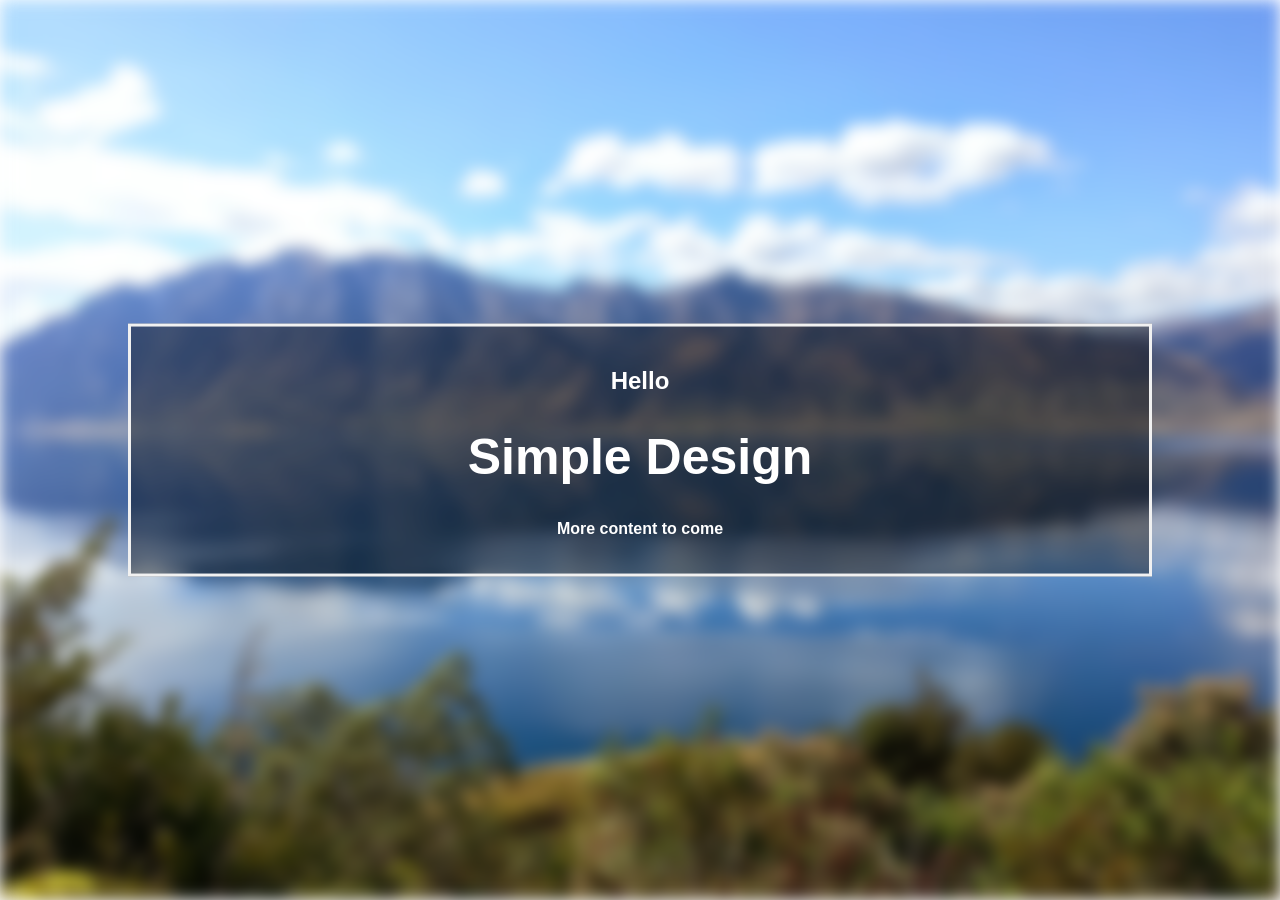
<file: index.html>
<!DOCTYPE html>
<html>
<head>
<title>Jaco | Portal</title>
<meta name="viewport" content="width=device-width, initial-scale=1.0">
<link rel="shortcut icon" href="images/favicon.ico" type="image/x-icon">
<link rel="icon" href="images/favicon.ico" type="image/x-icon">


<style>
    body, html {
        height: 100%;
        margin: 0;
        font-family: Arial, Helvetica, sans-serif;
    }
    
    * {
        box-sizing: border-box;
    }
    
    .bg-image {
        /* The image used */
        background-image: url("images/image.jpg");
        
        /* Add the blur effect */
        filter: blur(8px);
        -webkit-filter: blur(8px);
        
        /* Full height */
        height: 100%; 
        
        /* Center and scale the image nicely */
        background-position: center;
        background-repeat: no-repeat;
        background-size: cover;
    }
    
    /* Position text in the middle of the page/image */
    .bg-text {
        background-color: rgb(0,0,0); /* Fallback color */
        background-color: rgba(0,0,0, 0.4); /* Black w/opacity/see-through */
        color: white;
        font-weight: bold;
        border: 3px solid #f1f1f1;
        position: absolute;
        top: 50%;
        left: 50%;
        transform: translate(-50%, -50%);
        z-index: 2;
        width: 80%;
        padding: 20px;
        text-align: center;
    }
    </style>
</head>
<body>
    
    <div class="bg-image"></div>
    
    <div class="bg-text">
        <h2>Hello</h2>
        <h1 style="font-size:50px">Simple Design</h1>
        <p>More content to come</p>
    </div>
</body>
</html>
</file>
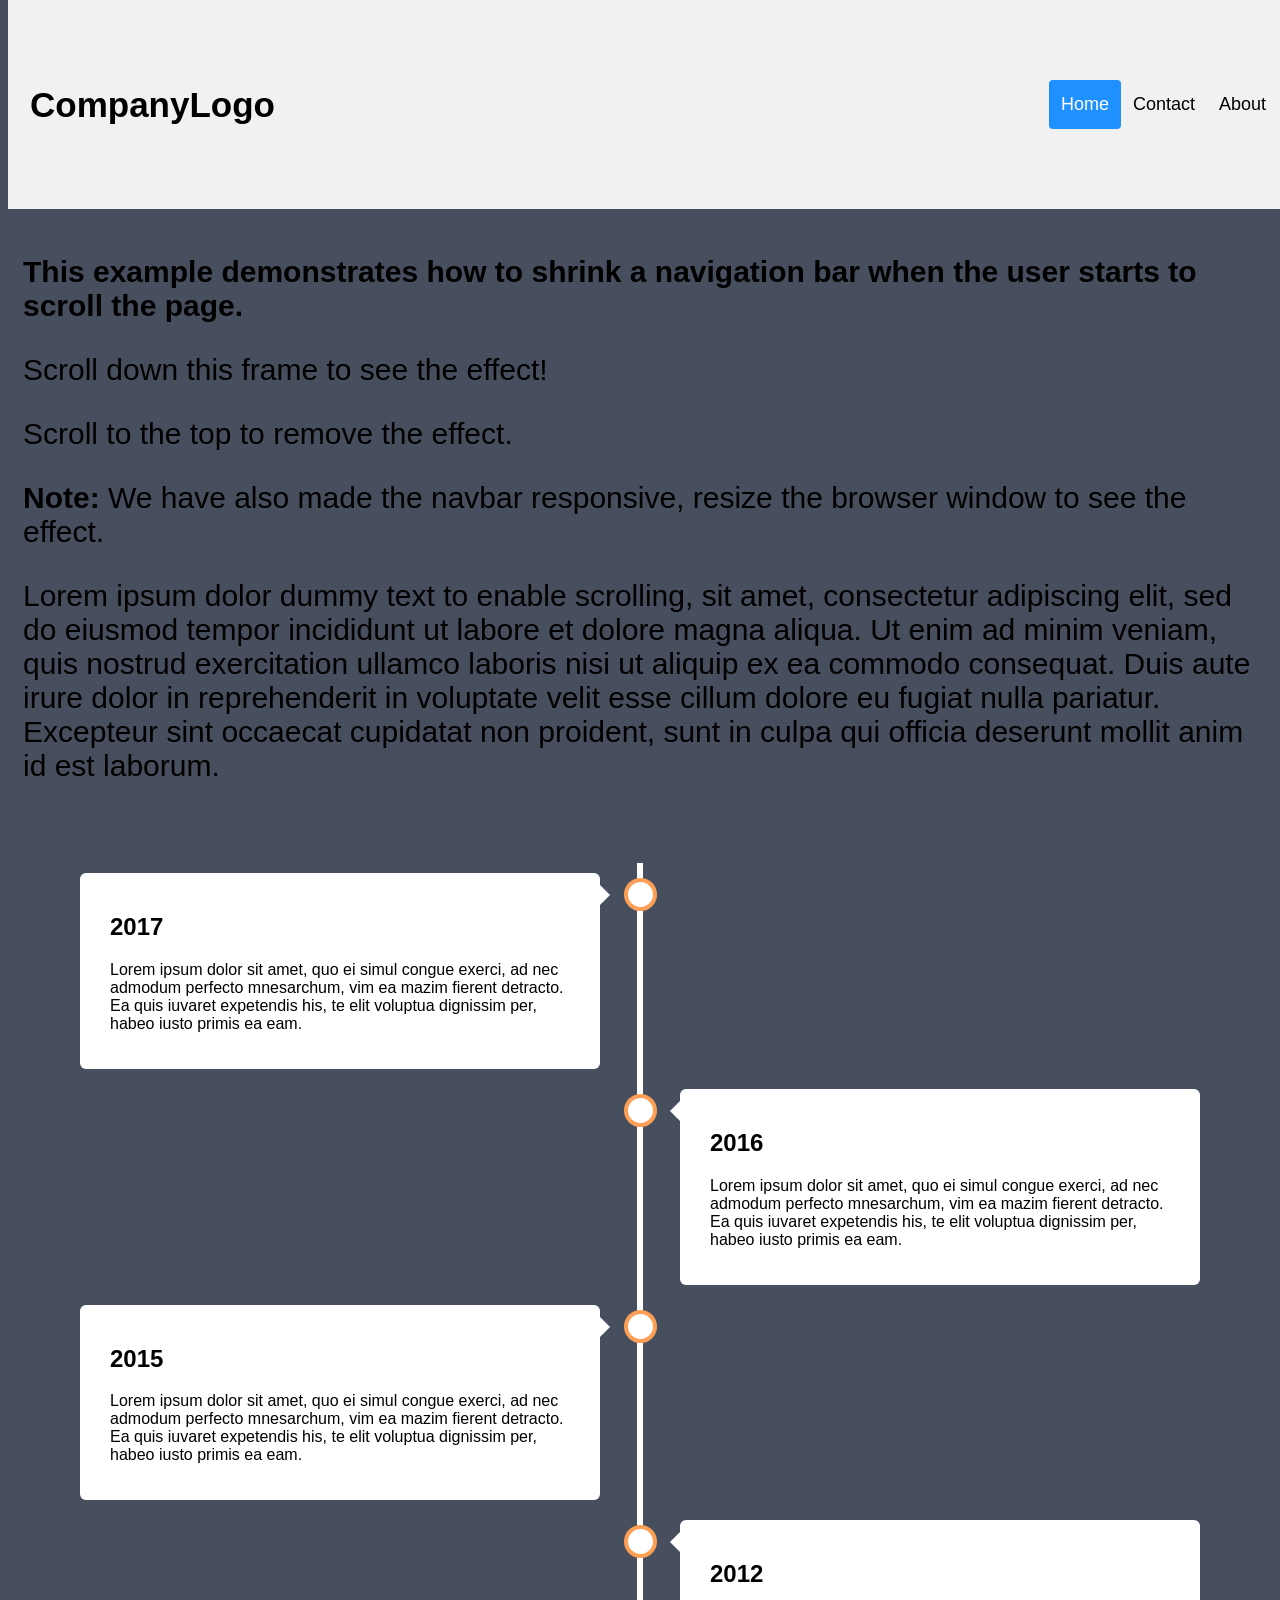
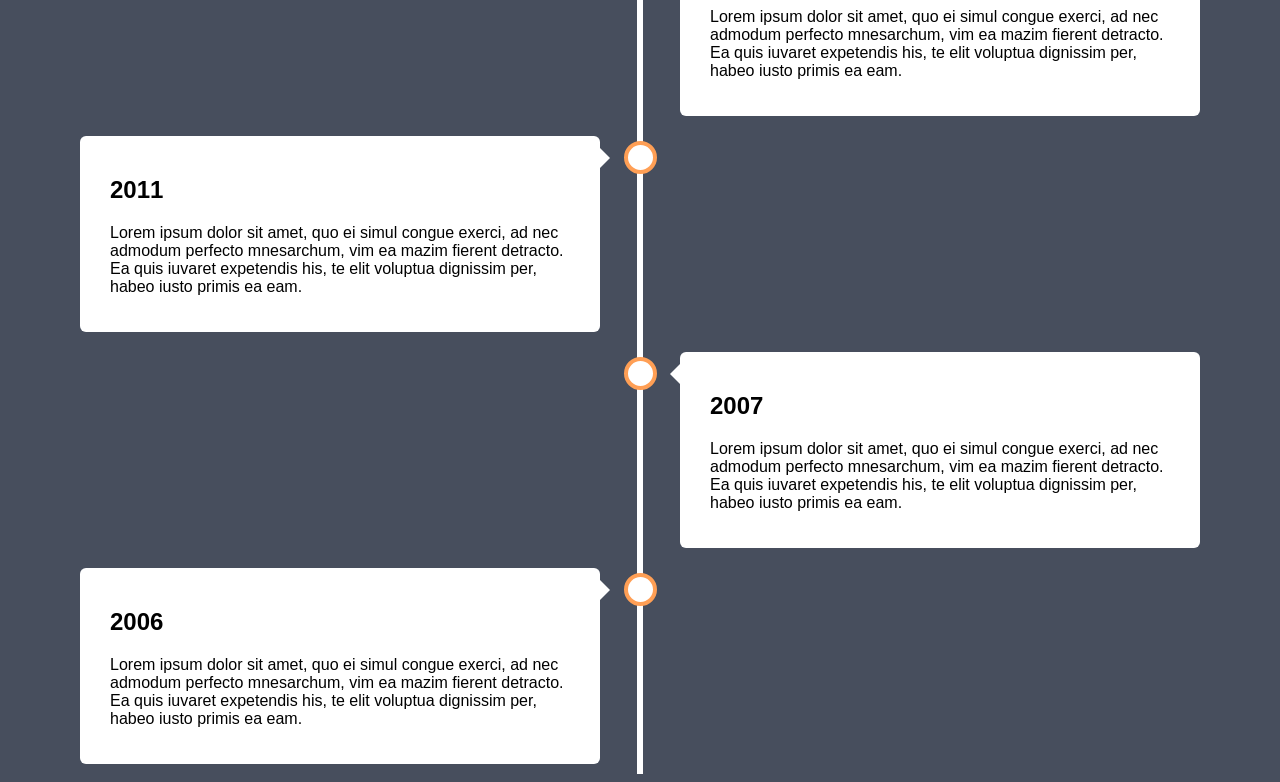
<file: home.html>
<!DOCTYPE html>
<html>
<head>
<title>Jaco - Test Web Site</title>
<meta name="viewport" content="width=device-width, initial-scale=1.0">
<link rel="shortcut icon" href="images/favicon.ico" type="image/x-icon">
<link rel="icon" href="images/favicon.ico" type="image/x-icon">

<!-- Core CSS -->
<link href="css/style.css" rel="stylesheet">
</head>
<body>
  <div id="navbar">
    <a href="#default" id="logo">CompanyLogo</a>
    <div id="navbar-right">
      <a class="active" href="#home">Home</a>
      <a href="#contact">Contact</a>
      <a href="#about">About</a>
    </div>
  </div>
  <div style="margin-top:210px;padding:15px 15px 50px;font-size:30px">
    <p><b>This example demonstrates how to shrink a navigation bar when the user starts to scroll the page.</b></p>
    <p>Scroll down this frame to see the effect!</p>
    <p>Scroll to the top to remove the effect.</p>
    <p><b>Note:</b> We have also made the navbar responsive, resize the browser window to see the effect.</p>
    <p>Lorem ipsum dolor dummy text to enable scrolling, sit amet, consectetur adipiscing elit, sed do eiusmod tempor incididunt ut labore et dolore magna aliqua. Ut enim ad minim veniam, quis nostrud exercitation ullamco laboris nisi ut aliquip ex ea commodo consequat. Duis aute irure dolor in reprehenderit in voluptate velit esse cillum dolore eu fugiat nulla pariatur. Excepteur sint occaecat cupidatat non proident, sunt in culpa qui officia deserunt mollit anim id est laborum.</p>
  </div>  
  <div class="timeline">
    <div class="container left">
      <div class="content">
        <h2>2017</h2>
        <p>Lorem ipsum dolor sit amet, quo ei simul congue exerci, ad nec admodum perfecto mnesarchum, vim ea mazim fierent detracto. Ea quis iuvaret expetendis his, te elit voluptua dignissim per, habeo iusto primis ea eam.</p>
      </div>
    </div>
    <div class="container right">
      <div class="content">
        <h2>2016</h2>
        <p>Lorem ipsum dolor sit amet, quo ei simul congue exerci, ad nec admodum perfecto mnesarchum, vim ea mazim fierent detracto. Ea quis iuvaret expetendis his, te elit voluptua dignissim per, habeo iusto primis ea eam.</p>
      </div>
    </div>
    <div class="container left">
      <div class="content">
        <h2>2015</h2>
        <p>Lorem ipsum dolor sit amet, quo ei simul congue exerci, ad nec admodum perfecto mnesarchum, vim ea mazim fierent detracto. Ea quis iuvaret expetendis his, te elit voluptua dignissim per, habeo iusto primis ea eam.</p>
      </div>
    </div>
    <div class="container right">
      <div class="content">
        <h2>2012</h2>
        <p>Lorem ipsum dolor sit amet, quo ei simul congue exerci, ad nec admodum perfecto mnesarchum, vim ea mazim fierent detracto. Ea quis iuvaret expetendis his, te elit voluptua dignissim per, habeo iusto primis ea eam.</p>
      </div>
    </div>
    <div class="container left">
      <div class="content">
        <h2>2011</h2>
        <p>Lorem ipsum dolor sit amet, quo ei simul congue exerci, ad nec admodum perfecto mnesarchum, vim ea mazim fierent detracto. Ea quis iuvaret expetendis his, te elit voluptua dignissim per, habeo iusto primis ea eam.</p>
      </div>
    </div>
    <div class="container right">
      <div class="content">
        <h2>2007</h2>
        <p>Lorem ipsum dolor sit amet, quo ei simul congue exerci, ad nec admodum perfecto mnesarchum, vim ea mazim fierent detracto. Ea quis iuvaret expetendis his, te elit voluptua dignissim per, habeo iusto primis ea eam.</p>
      </div>
    </div>
    <div class="container left">
      <div class="content">
        <h2>2006</h2>
        <p>Lorem ipsum dolor sit amet, quo ei simul congue exerci, ad nec admodum perfecto mnesarchum, vim ea mazim fierent detracto. Ea quis iuvaret expetendis his, te elit voluptua dignissim per, habeo iusto primis ea eam.</p>
      </div>
    </div>
  </div>
  <script>
    // When the user scrolls down 80px from the top of the document, resize the navbar's padding and the logo's font size
    window.onscroll = function() {scrollFunction()};
    
    function scrollFunction() {
      if (document.body.scrollTop > 80 || document.documentElement.scrollTop > 80) {
        document.getElementById("navbar").style.padding = "30px 10px";
        document.getElementById("logo").style.fontSize = "25px";
      } else {
        document.getElementById("navbar").style.padding = "80px 10px";
        document.getElementById("logo").style.fontSize = "35px";
      }
    }
    </script>
</body>
</html>
</file>
<file: css/style.css>
* {
  box-sizing: border-box;
}

body {
  background-color: #474e5d;
  font-family: Helvetica, sans-serif;
}

/* Nav bar */
#navbar {
    overflow: hidden;
    background-color: #f1f1f1;
    padding: 90px 10px;
    transition: 0.4s;
    position: fixed;
    width: 100%;
    top: 0;
    z-index: 99;
}
  
#navbar a {
float: left;
color: black;
text-align: center;
padding: 12px;
text-decoration: none;
font-size: 18px; 
line-height: 25px;
border-radius: 4px;
}

#navbar #logo {
font-size: 35px;
font-weight: bold;
transition: 0.4s;
}

#navbar a:hover {
background-color: #ddd;
color: black;
}

#navbar a.active {
background-color: dodgerblue;
color: white;
}

#navbar-right {
float: right;
}

/* The actual timeline (the vertical ruler) */
.timeline {
  position: relative;
  max-width: 1200px;
  margin: 0 auto;
}

/* The actual timeline (the vertical ruler) */
.timeline::after {
  content: '';
  position: absolute;
  width: 6px;
  background-color: white;
  top: 0;
  bottom: 0;
  left: 50%;
  margin-left: -3px;
}

/* Container around content */
.container {
  padding: 10px 40px;
  position: relative;
  background-color: inherit;
  width: 50%;
}

/* The circles on the timeline */
.container::after {
  content: '';
  position: absolute;
  width: 25px;
  height: 25px;
  right: -17px;
  background-color: white;
  border: 4px solid #FF9F55;
  top: 15px;
  border-radius: 50%;
  z-index: 1;
}

/* Place the container to the left */
.left {
  left: 0;
}

/* Place the container to the right */
.right {
  left: 50%;
}

/* Add arrows to the left container (pointing right) */
.left::before {
  content: " ";
  height: 0;
  position: absolute;
  top: 22px;
  width: 0;
  z-index: 1;
  right: 30px;
  border: medium solid white;
  border-width: 10px 0 10px 10px;
  border-color: transparent transparent transparent white;
}

/* Add arrows to the right container (pointing left) */
.right::before {
  content: " ";
  height: 0;
  position: absolute;
  top: 22px;
  width: 0;
  z-index: 1;
  left: 30px;
  border: medium solid white;
  border-width: 10px 10px 10px 0;
  border-color: transparent white transparent transparent;
}

/* Fix the circle for containers on the right side */
.right::after {
  left: -16px;
}

/* The actual content */
.content {
  padding: 20px 30px;
  background-color: white;
  position: relative;
  border-radius: 6px;
}

/* Media queries - Responsive timeline on screens less than 600px wide */
@media screen and (max-width: 600px) {
  /* Place the timelime to the left */
  .timeline::after {
  left: 31px;
  }
  
  /* Full-width containers */
  .container {
  width: 100%;
  padding-left: 70px;
  padding-right: 25px;
  }
  
  /* Make sure that all arrows are pointing leftwards */
  .container::before {
  left: 60px;
  border: medium solid white;
  border-width: 10px 10px 10px 0;
  border-color: transparent white transparent transparent;
  }

  /* Make sure all circles are at the same spot */
  .left::after, .right::after {
  left: 15px;
  }
  
  /* Make all right containers behave like the left ones */
  .right {
  left: 0%;
  }
}
@media screen and (max-width: 580px) {
    #navbar {
      padding: 20px 10px !important;
    }
    #navbar a {
      float: none;
      display: block;
      text-align: left;
    }
    #navbar-right {
      float: none;
    }
  }
</file>
